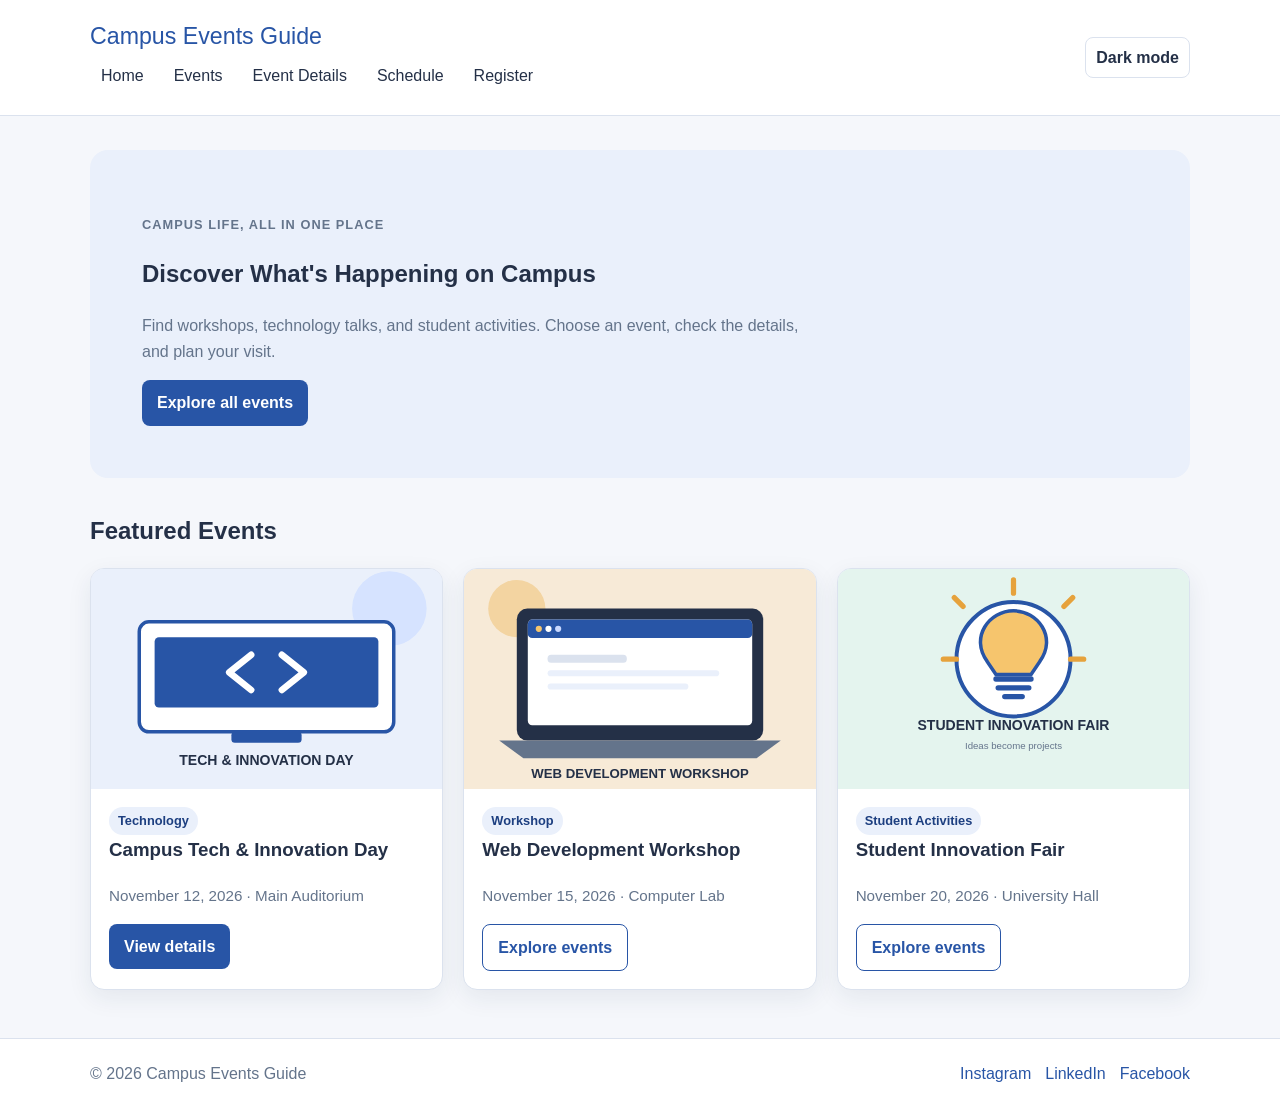
<file: index.html>
<!DOCTYPE html>
<html lang="en">
<head>
    <meta charset="UTF-8">
    <meta name="viewport" content="width=device-width, initial-scale=1.0">
    <title>Campus Events Guide | Home</title>
    <link rel="stylesheet" href="style.css">
</head>
<body>

<header class="site-header">
    <div class="header-inner">
        <div>
            <p class="site-name">Campus Events Guide</p>
            <nav class="site-nav" aria-label="Main navigation">
                <a href="index.html">Home</a>
                <a href="events.html">Events</a>
                <a href="event-details.html">Event Details</a>
                <a href="schedule.html">Schedule</a>
                <a href="registration.html">Register</a>
            </nav>
        </div>
        <div class="theme-area">
            <input class="theme-toggle" type="checkbox" id="dark-mode">
            <label class="theme-toggle-label" for="dark-mode">Dark mode</label>
        </div>
    </div>
</header>

<main>

    <section class="hero">
        <p class="eyebrow">Campus life, all in one place</p>
        <h1>Discover What's Happening on Campus</h1>
        <p>Find workshops, technology talks, and student activities. Choose an event, check the details, and plan your visit.</p>
        <a class="button" href="events.html">Explore all events</a>
    </section>

    <section aria-labelledby="featured-heading">
        <h2 class="section-heading" id="featured-heading">Featured Events</h2>
        <div class="event-grid">
            <article class="event-card">
                <img src="assets/tech-day.svg" alt="Students sharing technology ideas at a campus event">
                <div class="card-body">
                    <span class="category">Technology</span>
                    <h3>Campus Tech &amp; Innovation Day</h3>
                    <p class="event-meta">November 12, 2026 · Main Auditorium</p>
                    <a class="button" href="event-details.html">View details</a>
                </div>
            </article>

            <article class="event-card">
                <img src="assets/web-workshop.svg" alt="Laptop with a simple webpage on its screen">
                <div class="card-body">
                    <span class="category">Workshop</span>
                    <h3>Web Development Workshop</h3>
                    <p class="event-meta">November 15, 2026 · Computer Lab</p>
                    <a class="button button-secondary" href="events.html">Explore events</a>
                </div>
            </article>

            <article class="event-card">
                <img src="assets/innovation-fair.svg" alt="Light bulb representing student ideas and innovation">
                <div class="card-body">
                    <span class="category">Student Activities</span>
                    <h3>Student Innovation Fair</h3>
                    <p class="event-meta">November 20, 2026 · University Hall</p>
                    <a class="button button-secondary" href="events.html">Explore events</a>
                </div>
            </article>
        </div>
    </section>

</main>

<footer class="site-footer">
    <div class="footer-inner">
        <p>&copy; 2026 Campus Events Guide</p>
        <div class="social-links" aria-label="Social links">
            <a href="https://www.instagram.com/">Instagram</a>
            <a href="https://www.linkedin.com/">LinkedIn</a>
            <a href="https://www.facebook.com/">Facebook</a>
        </div>
    </div>
</footer>

</body>
</html>
</file>
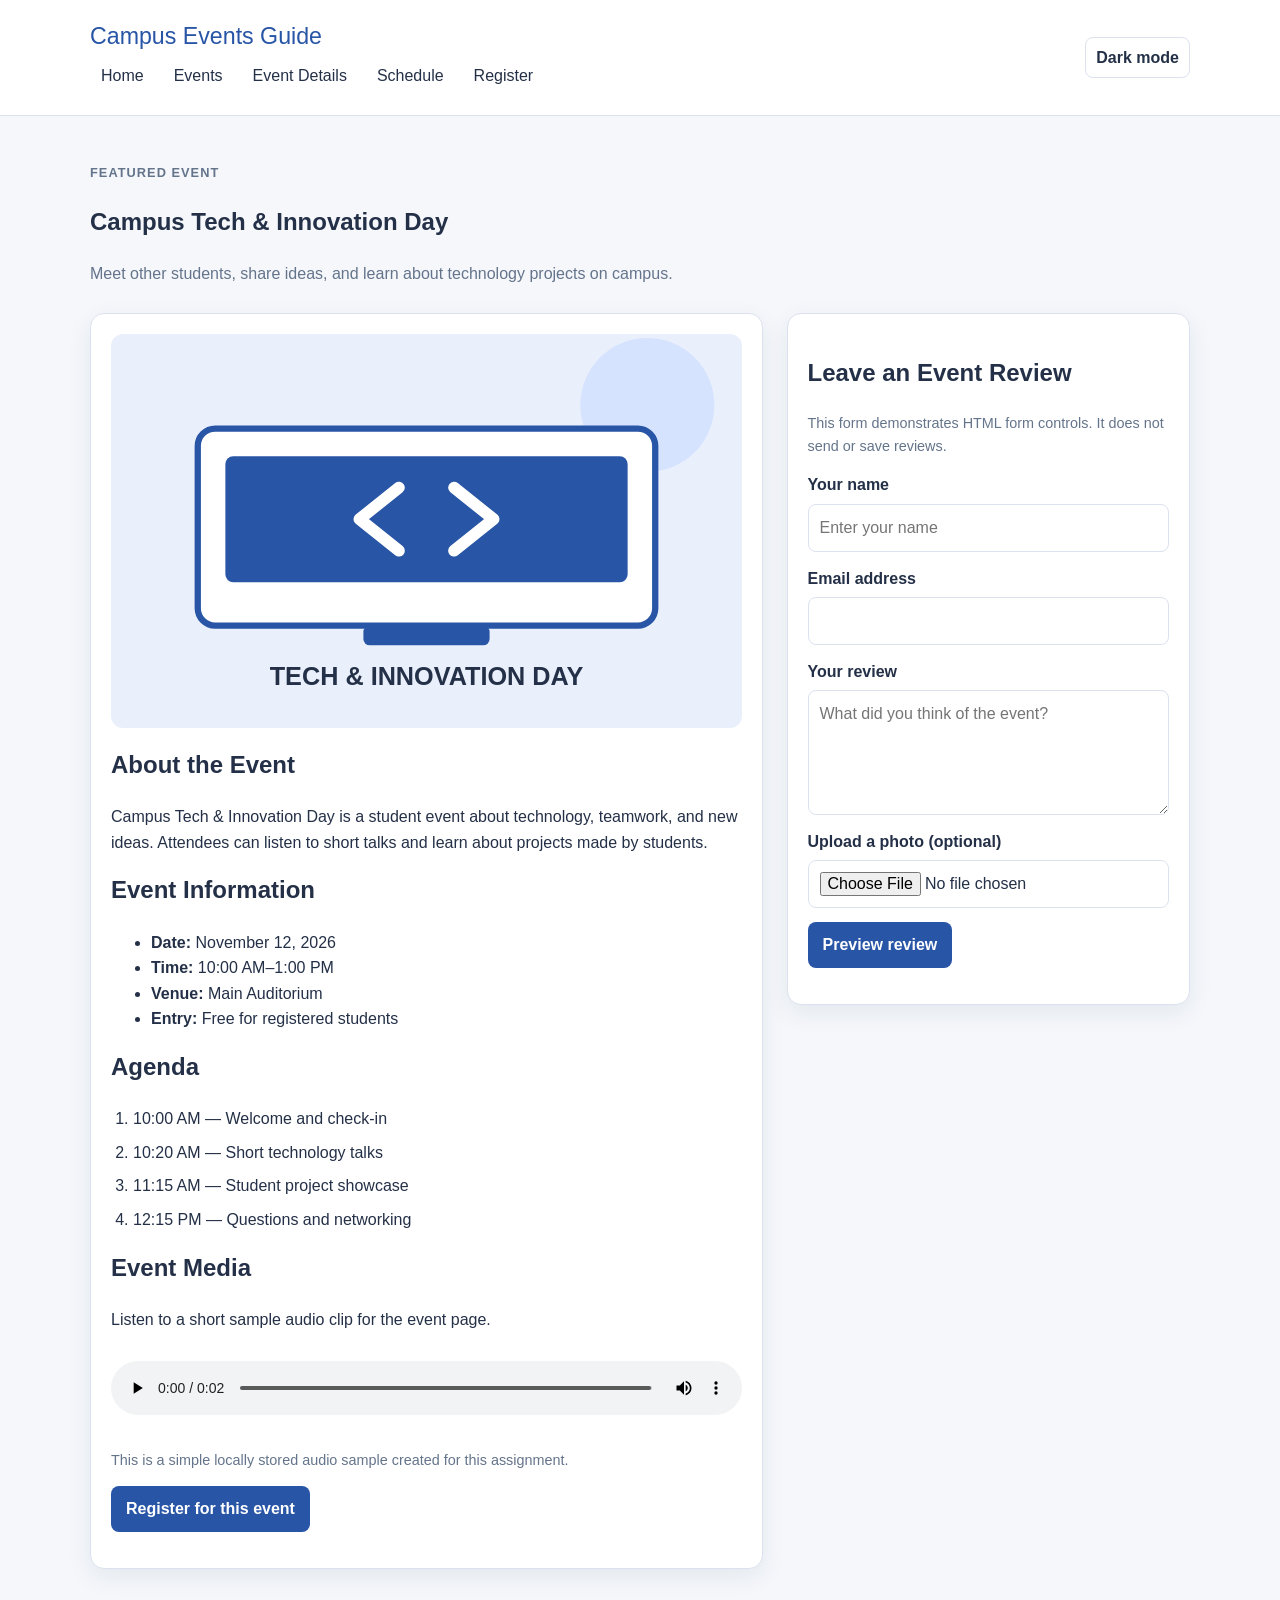
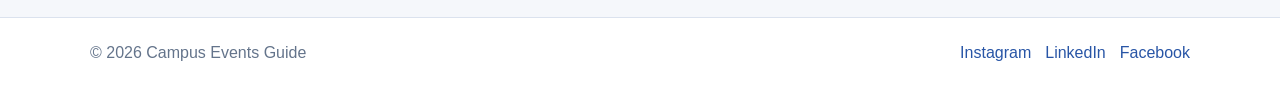
<file: event-details.html>
<!DOCTYPE html>
<html lang="en">
<head>
    <meta charset="UTF-8">
    <meta name="viewport" content="width=device-width, initial-scale=1.0">
    <title>Campus Events Guide | Event Details</title>
    <link rel="stylesheet" href="style.css">
</head>
<body>

<header class="site-header">
    <div class="header-inner">
        <div>
            <p class="site-name">Campus Events Guide</p>
            <nav class="site-nav" aria-label="Main navigation">
                <a href="index.html">Home</a>
                <a href="events.html">Events</a>
                <a href="event-details.html">Event Details</a>
                <a href="schedule.html">Schedule</a>
                <a href="registration.html">Register</a>
            </nav>
        </div>

        <div class="theme-area">
            <input class="theme-toggle" type="checkbox" id="dark-mode">
            <label class="theme-toggle-label" for="dark-mode">Dark mode</label>
        </div>
    </div>
</header>

<main>
    <section class="page-intro">
        <p class="eyebrow">Featured event</p>
        <h1>Campus Tech &amp; Innovation Day</h1>
        <p>Meet other students, share ideas, and learn about technology projects on campus.</p>
    </section>

    <div class="two-column">
        <section class="content-card">
            <img class="detail-poster"
                 src="assets/tech-day.svg"
                 alt="Campus Tech and Innovation Day event illustration">

            <h2>About the Event</h2>
            <p>
                Campus Tech &amp; Innovation Day is a student event about
                technology, teamwork, and new ideas. Attendees can listen
                to short talks and learn about projects made by students.
            </p>

            <h2>Event Information</h2>
            <ul>
                <li><strong>Date:</strong> November 12, 2026</li>
                <li><strong>Time:</strong> 10:00 AM–1:00 PM</li>
                <li><strong>Venue:</strong> Main Auditorium</li>
                <li><strong>Entry:</strong> Free for registered students</li>
            </ul>

            <h2>Agenda</h2>
            <ol class="agenda-list">
                <li>10:00 AM — Welcome and check-in</li>
                <li>10:20 AM — Short technology talks</li>
                <li>11:15 AM — Student project showcase</li>
                <li>12:15 PM — Questions and networking</li>
            </ol>

            <h2>Event Media</h2>
            <p>Listen to a short sample audio clip for the event page.</p>

            <audio class="media-player" controls>
                <source src="assets/event-intro.wav" type="audio/wav">
                Your browser does not support the audio element.
            </audio>

            <p class="muted">
                This is a simple locally stored audio sample created
                for this assignment.
            </p>

            <p class="spaced-field">
                <a class="button" href="registration.html">
                    Register for this event
                </a>
            </p>
        </section>

        <aside class="form-card">
            <h2>Leave an Event Review</h2>
            <p class="muted">
                This form demonstrates HTML form controls.
                It does not send or save reviews.
            </p>

            <form action="#" method="get">
                <div class="form-field">
                    <label for="review-name">Your name</label>
                    <input type="text"
                           id="review-name"
                           name="review-name"
                           required
                           maxlength="60"
                           placeholder="Enter your name">
                </div>

                <div class="form-field spaced-field">
                    <label for="review-email">Email address</label>
                    <input type="email"
                           id="review-email"
                           name="review-email"
                           required>
                </div>

                <div class="form-field spaced-field">
                    <label for="review-rating">Your review</label>
                    <textarea id="review-rating"
                              name="review-rating"
                              rows="4"
                              required
                              maxlength="400"
                              placeholder="What did you think of the event?"></textarea>
                </div>

                <div class="form-field spaced-field">
                    <label for="review-file">Upload a photo (optional)</label>
                    <input type="file"
                           id="review-file"
                           name="review-file"
                           accept="image/*">
                </div>

                <p class="spaced-field">
                    <button type="submit">Preview review</button>
                </p>
            </form>
        </aside>
    </div>
</main>

<footer class="site-footer">
    <div class="footer-inner">
        <p>&copy; 2026 Campus Events Guide</p>

        <div class="social-links" aria-label="Social links">
            <a href="https://www.instagram.com/">Instagram</a>
            <a href="https://www.linkedin.com/">LinkedIn</a>
            <a href="https://www.facebook.com/">Facebook</a>
        </div>
    </div>
</footer>

</body>
</html>
</file>
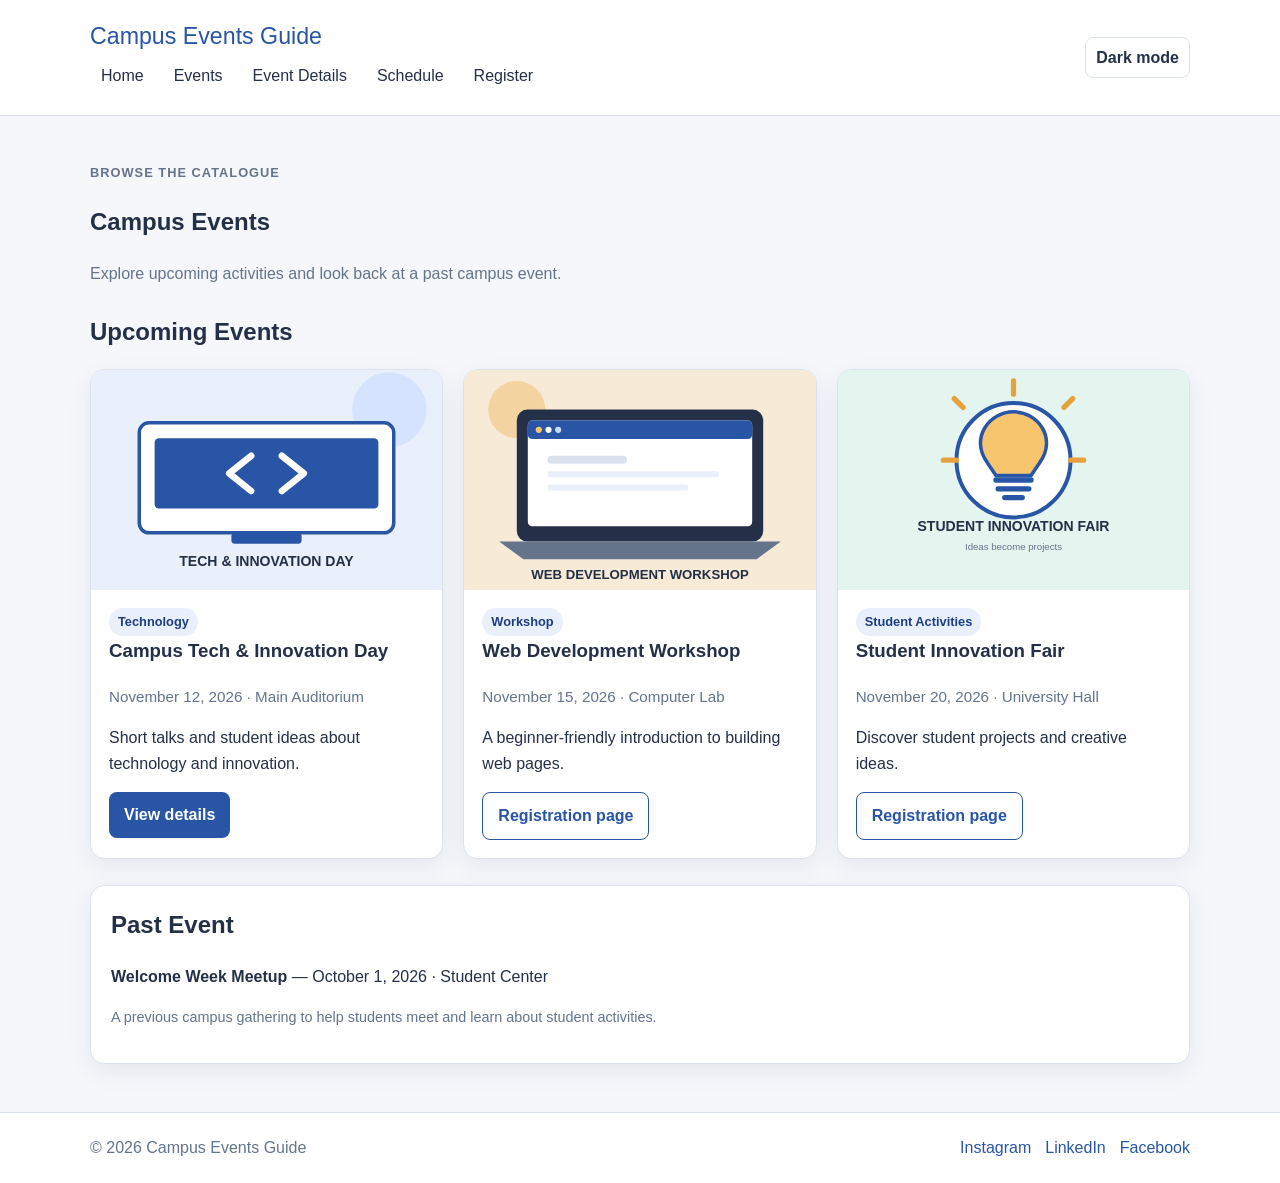
<file: events.html>
<!DOCTYPE html>
<html lang="en">
<head>
    <meta charset="UTF-8">
    <meta name="viewport" content="width=device-width, initial-scale=1.0">
    <title>Campus Events Guide | Events</title>
    <link rel="stylesheet" href="style.css">
</head>
<body>

<header class="site-header">
    <div class="header-inner">
        <div>
            <p class="site-name">Campus Events Guide</p>
            <nav class="site-nav" aria-label="Main navigation">
                <a href="index.html">Home</a>
                <a href="events.html">Events</a>
                <a href="event-details.html">Event Details</a>
                <a href="schedule.html">Schedule</a>
                <a href="registration.html">Register</a>
            </nav>
        </div>
        <div class="theme-area">
            <input class="theme-toggle" type="checkbox" id="dark-mode">
            <label class="theme-toggle-label" for="dark-mode">Dark mode</label>
        </div>
    </div>
</header>

<main>

    <section class="page-intro">
        <p class="eyebrow">Browse the catalogue</p>
        <h1>Campus Events</h1>
        <p>Explore upcoming activities and look back at a past campus event.</p>
    </section>

    <section aria-labelledby="upcoming-heading">
        <h2 class="section-heading" id="upcoming-heading">Upcoming Events</h2>
        <div class="event-grid">
            <article class="event-card">
                <img src="assets/tech-day.svg" alt="Students sharing technology ideas at a campus event">
                <div class="card-body">
                    <span class="category">Technology</span>
                    <h3>Campus Tech &amp; Innovation Day</h3>
                    <p class="event-meta">November 12, 2026 · Main Auditorium</p>
                    <p>Short talks and student ideas about technology and innovation.</p>
                    <a class="button" href="event-details.html">View details</a>
                </div>
            </article>
            <article class="event-card">
                <img src="assets/web-workshop.svg" alt="Laptop showing a webpage">
                <div class="card-body">
                    <span class="category">Workshop</span>
                    <h3>Web Development Workshop</h3>
                    <p class="event-meta">November 15, 2026 · Computer Lab</p>
                    <p>A beginner-friendly introduction to building web pages.</p>
                    <a class="button button-secondary" href="registration.html">Registration page</a>
                </div>
            </article>
            <article class="event-card">
                <img src="assets/innovation-fair.svg" alt="Light bulb representing student ideas">
                <div class="card-body">
                    <span class="category">Student Activities</span>
                    <h3>Student Innovation Fair</h3>
                    <p class="event-meta">November 20, 2026 · University Hall</p>
                    <p>Discover student projects and creative ideas.</p>
                    <a class="button button-secondary" href="registration.html">Registration page</a>
                </div>
            </article>
        </div>
    </section>

    
    <section class="content-card spaced-section" aria-labelledby="past-heading">
        <h2 id="past-heading">Past Event</h2>
        <p>
            <strong>Welcome Week Meetup</strong> —
            October 1, 2026 · Student Center
        </p>
            <p class="muted">
              A previous campus gathering to help students meet
              and learn about student activities.
    </p>
</section>


</main>

<footer class="site-footer">
    <div class="footer-inner">
        <p>&copy; 2026 Campus Events Guide</p>
        <div class="social-links" aria-label="Social links">
            <a href="https://www.instagram.com/">Instagram</a>
            <a href="https://www.linkedin.com/">LinkedIn</a>
            <a href="https://www.facebook.com/">Facebook</a>
        </div>
    </div>
</footer>

</body>
</html>
</file>
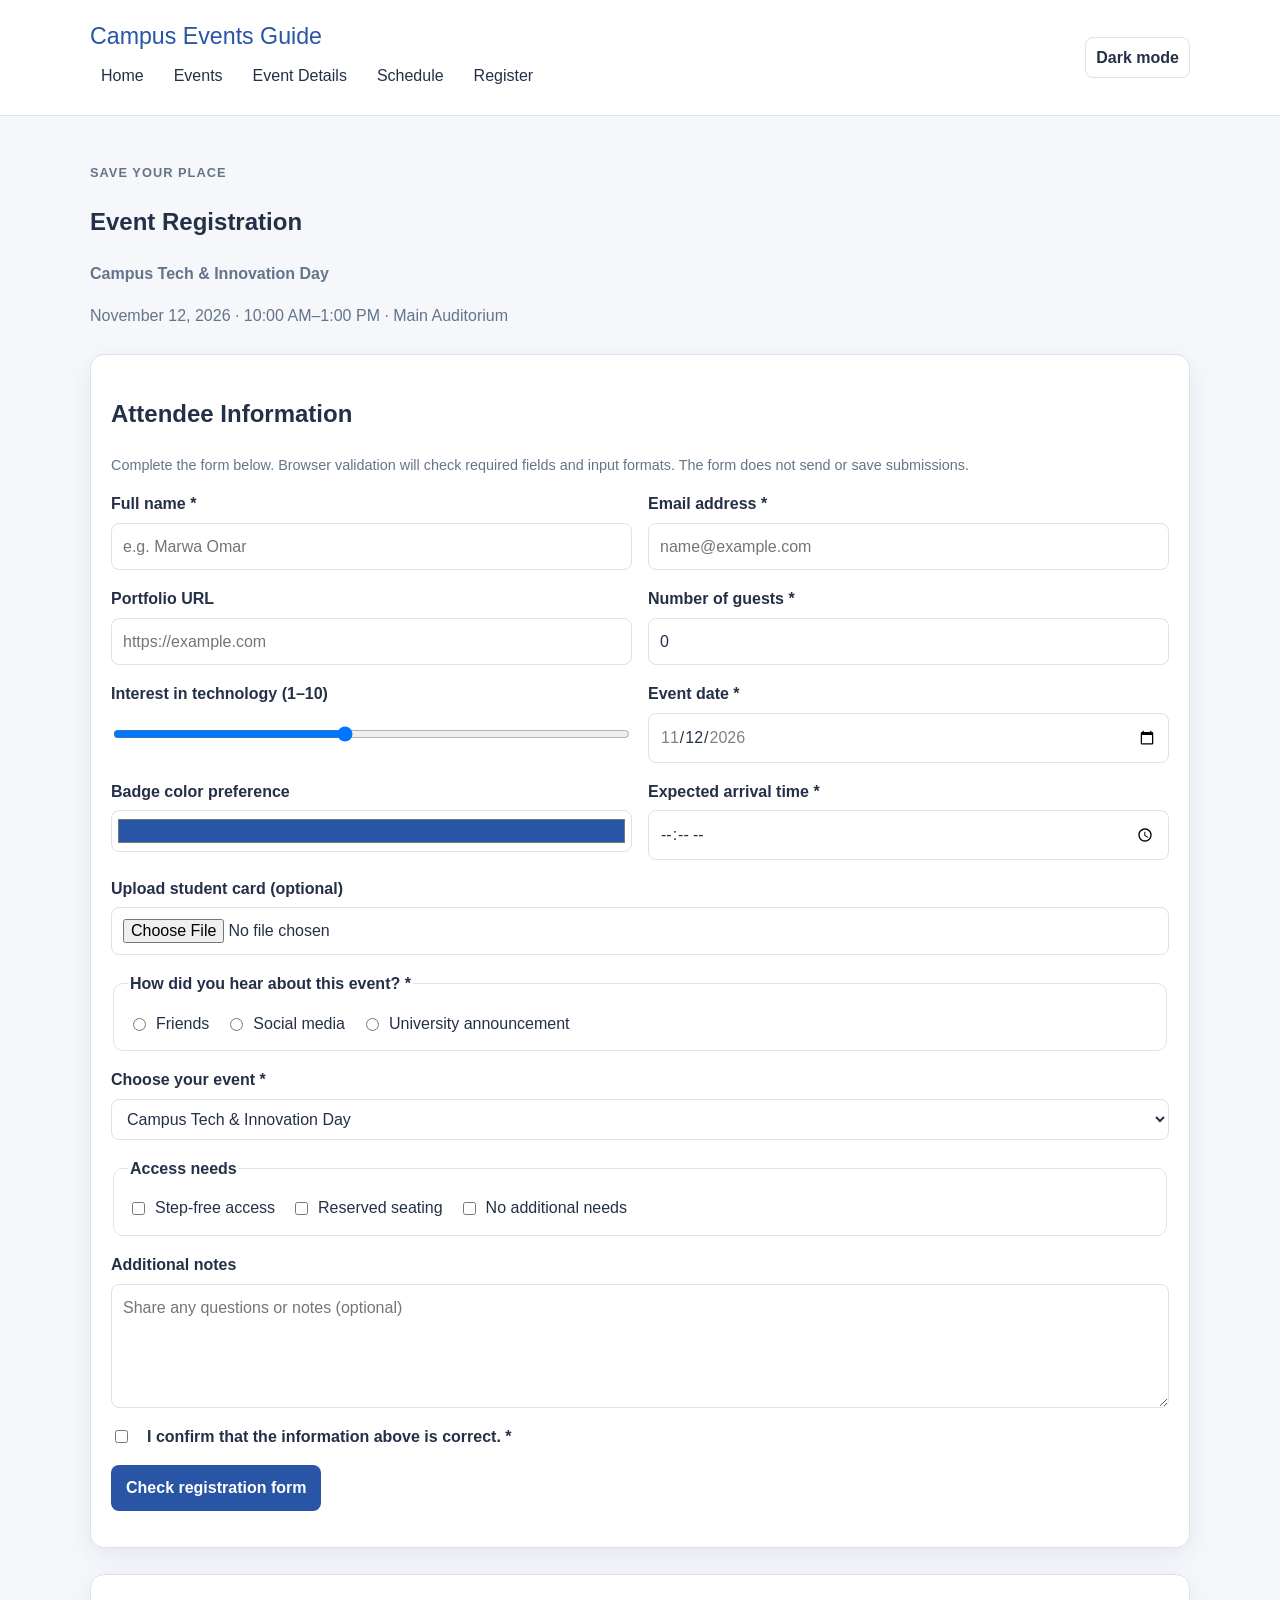
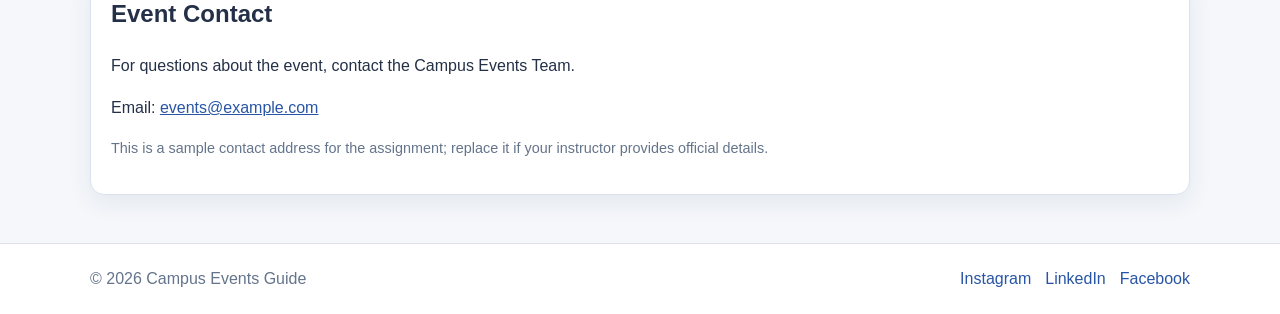
<file: registration.html>
<!DOCTYPE html>
<html lang="en">
<head>
    <meta charset="UTF-8">
    <meta name="viewport" content="width=device-width, initial-scale=1.0">
    <title>Campus Events Guide | Registration</title>
    <link rel="stylesheet" href="style.css">
</head>
<body>

<header class="site-header">
    <div class="header-inner">
        <div>
            <p class="site-name">Campus Events Guide</p>
            <nav class="site-nav" aria-label="Main navigation">
                <a href="index.html">Home</a>
                <a href="events.html">Events</a>
                <a href="event-details.html">Event Details</a>
                <a href="schedule.html">Schedule</a>
                <a href="registration.html">Register</a>
            </nav>
        </div>
        <div class="theme-area">
            <input class="theme-toggle" type="checkbox" id="dark-mode">
            <label class="theme-toggle-label" for="dark-mode">Dark mode</label>
        </div>
    </div>
</header>

<main>

    <section class="page-intro">
        <p class="eyebrow">Save your place</p>
        <h1>Event Registration</h1>
        <p><strong>Campus Tech &amp; Innovation Day</strong></p>
        <p>November 12, 2026 · 10:00 AM–1:00 PM · Main Auditorium</p>
    </section>

    <section class="form-card">
        <h2>Attendee Information</h2>
        <p class="muted">Complete the form below. Browser validation will check required fields and input formats. The form does not send or save submissions.</p>

        <form action="#" method="get">
            <div class="form-grid">
                <div class="form-field">
                    <label for="attendee-name">Full name *</label>
                    <input type="text" id="attendee-name" name="attendee-name" required maxlength="60" pattern="[A-Za-z][A-Za-z .'-]{1,59}" placeholder="e.g. Marwa Omar">
                </div>

                <div class="form-field">
                    <label for="attendee-email">Email address *</label>
                    <input type="email" id="attendee-email" name="attendee-email" required maxlength="100" placeholder="name@example.com">
                </div>

                <div class="form-field">
                    <label for="portfolio">Portfolio URL</label>
                    <input type="url" id="portfolio" name="portfolio" placeholder="https://example.com">
                </div>

                <div class="form-field">
                    <label for="guest-count">Number of guests *</label>
                    <input type="number" id="guest-count" name="guest-count" min="0" max="3" value="0" required>
                </div>

                <div class="form-field">
                    <label for="interest">Interest in technology (1–10)</label>
                    <input type="range" id="interest" name="interest" min="1" max="10" value="5">
                </div>

                <div class="form-field">
                    <label for="event-date">Event date *</label>
                    <input type="date" id="event-date" name="event-date" value="2026-11-12" min="2026-11-12" max="2026-11-12" required>
                </div>

                <div class="form-field">
                    <label for="badge-color">Badge color preference</label>
                    <input type="color" id="badge-color" name="badge-color" value="#2855a6">
                </div>

                <div class="form-field">
                    <label for="arrival-time">Expected arrival time *</label>
                    <input type="time" id="arrival-time" name="arrival-time" min="09:30" max="12:00" required>
                </div>

                <div class="form-field full-width">
                    <label for="student-card">Upload student card (optional)</label>
                    <input type="file" id="student-card" name="student-card" accept="image/*,.pdf">
                </div>

                <fieldset class="form-field full-width">
                    <legend>How did you hear about this event? *</legend>
                    <div class="choice-row">
                        <label><input type="radio" name="source" value="friends" required> Friends</label>
                        <label><input type="radio" name="source" value="social-media"> Social media</label>
                        <label><input type="radio" name="source" value="university"> University announcement</label>
                    </div>
                </fieldset>

                <div class="form-field full-width">
                    <label for="event-choice">Choose your event *</label>
                    <select id="event-choice" name="event-choice" required>
                        <option value="">Select an event</option>
                        <option value="tech-day" selected>Campus Tech &amp; Innovation Day</option>
                        <option value="web-workshop">Web Development Workshop</option>
                        <option value="innovation-fair">Student Innovation Fair</option>
                    </select>
                </div>

                <fieldset class="form-field full-width">
                    <legend>Access needs</legend>
                    <div class="choice-row">
                        <label><input type="checkbox" name="access-needs" value="step-free"> Step-free access</label>
                        <label><input type="checkbox" name="access-needs" value="reserved-seat"> Reserved seating</label>
                        <label><input type="checkbox" name="access-needs" value="none"> No additional needs</label>
                    </div>
                </fieldset>

                <div class="form-field full-width">
                    <label for="notes">Additional notes</label>
                    <textarea id="notes" name="notes" rows="4" maxlength="300" placeholder="Share any questions or notes (optional)"></textarea>
                </div>

                <div class="form-field full-width">
                    <label class="choice-row"><input type="checkbox" name="confirm" value="yes" required> I confirm that the information above is correct. *</label>
                </div>
            </div>

            <p><button type="submit">Check registration form</button></p>
        </form>
    </section>

    <section class="content-card spaced-section">
        <h2>Event Contact</h2>
        <p>For questions about the event, contact the Campus Events Team.</p>
        <p>Email: <a href="mailto:events@example.com">events@example.com</a></p>
        <p class="muted">This is a sample contact address for the assignment; replace it if your instructor provides official details.</p>
    </section>

</main>

<footer class="site-footer">
    <div class="footer-inner">
        <p>&copy; 2026 Campus Events Guide</p>
        <div class="social-links" aria-label="Social links">
            <a href="https://www.instagram.com/">Instagram</a>
            <a href="https://www.linkedin.com/">LinkedIn</a>
            <a href="https://www.facebook.com/">Facebook</a>
        </div>
    </div>
</footer>

</body>
</html>
</file>
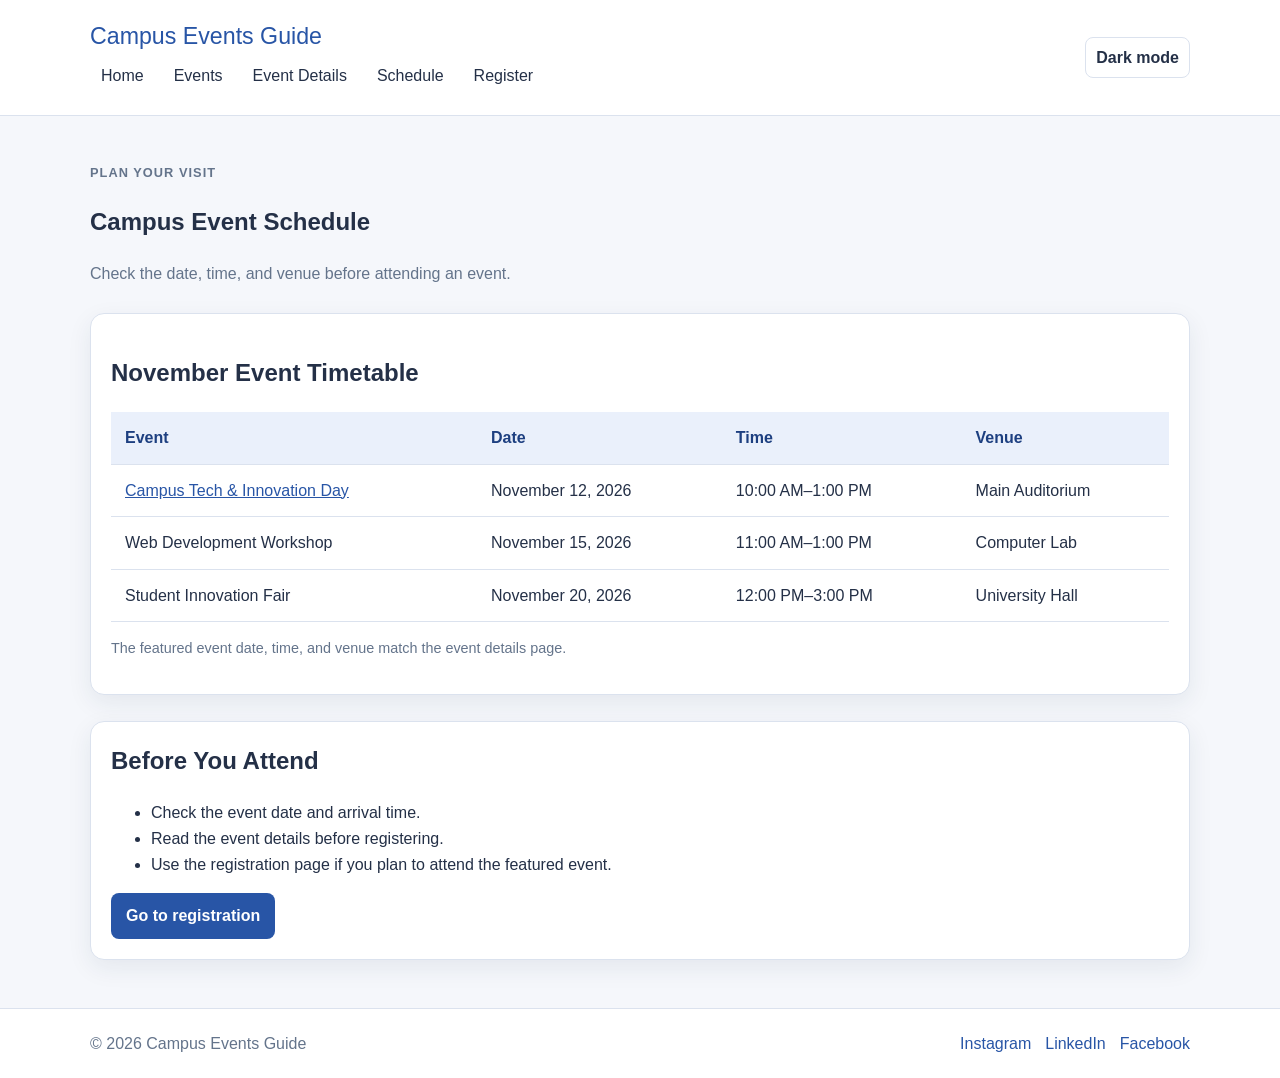
<file: schedule.html>
<!DOCTYPE html>
<html lang="en">
<head>
    <meta charset="UTF-8">
    <meta name="viewport" content="width=device-width, initial-scale=1.0">
    <title>Campus Events Guide | Schedule</title>
    <link rel="stylesheet" href="style.css">
</head>
<body>

<header class="site-header">
    <div class="header-inner">
        <div>
            <p class="site-name">Campus Events Guide</p>
            <nav class="site-nav" aria-label="Main navigation">
                <a href="index.html">Home</a>
                <a href="events.html">Events</a>
                <a href="event-details.html">Event Details</a>
                <a href="schedule.html">Schedule</a>
                <a href="registration.html">Register</a>
            </nav>
        </div>
        <div class="theme-area">
            <input class="theme-toggle" type="checkbox" id="dark-mode">
            <label class="theme-toggle-label" for="dark-mode">Dark mode</label>
        </div>
    </div>
</header>

<main>

    <section class="page-intro">
        <p class="eyebrow">Plan your visit</p>
        <h1>Campus Event Schedule</h1>
        <p>Check the date, time, and venue before attending an event.</p>
    </section>

    <section class="table-card" aria-labelledby="schedule-heading">
        <h2 id="schedule-heading">November Event Timetable</h2>
        <div class="table-wrapper">
            <table>
                <thead>
                    <tr>
                        <th scope="col">Event</th>
                        <th scope="col">Date</th>
                        <th scope="col">Time</th>
                        <th scope="col">Venue</th>
                    </tr>
                </thead>
                <tbody>
                    <tr>
                        <td><a href="event-details.html">Campus Tech &amp; Innovation Day</a></td>
                        <td>November 12, 2026</td>
                        <td>10:00 AM–1:00 PM</td>
                        <td>Main Auditorium</td>
                    </tr>
                    <tr>
                        <td>Web Development Workshop</td>
                        <td>November 15, 2026</td>
                        <td>11:00 AM–1:00 PM</td>
                        <td>Computer Lab</td>
                    </tr>
                    <tr>
                        <td>Student Innovation Fair</td>
                        <td>November 20, 2026</td>
                        <td>12:00 PM–3:00 PM</td>
                        <td>University Hall</td>
                    </tr>
                </tbody>
            </table>
        </div>
        <p class="muted">The featured event date, time, and venue match the event details page.</p>
    </section>

    <section class="content-card spaced-section">
        <h2>Before You Attend</h2>
        <ul>
            <li>Check the event date and arrival time.</li>
            <li>Read the event details before registering.</li>
            <li>Use the registration page if you plan to attend the featured event.</li>
        </ul>
        <a class="button" href="registration.html">Go to registration</a>
    </section>

</main>

<footer class="site-footer">
    <div class="footer-inner">
        <p>&copy; 2026 Campus Events Guide</p>
        <div class="social-links" aria-label="Social links">
            <a href="https://www.instagram.com/">Instagram</a>
            <a href="https://www.linkedin.com/">LinkedIn</a>
            <a href="https://www.facebook.com/">Facebook</a>
        </div>
    </div>
</footer>

</body>
</html>
</file>
<file: style.css>
:root {
    --color-bg: #f5f7fb;
    --color-surface: #ffffff;
    --color-text: #243047;
    --color-muted: #64748b;
    --color-primary: #2855a6;
    --color-primary-dark: #1d3f80;
    --color-accent: #e6a23c;
    --color-border: #dbe2ee;
    --color-soft: #eaf0fb;
    --shadow: 0 8px 24px rgba(31, 48, 79, 0.08);
}

* {
    box-sizing: border-box;
}

html {
    scroll-behavior: smooth;
}

body {
    margin: 0;
    font-family: Arial, Helvetica, sans-serif;
    line-height: 1.6;
    background: var(--color-bg);
    color: var(--color-text);
}

a {
    color: var(--color-primary);
}

a:focus-visible,
button:focus-visible,
input:focus-visible,
select:focus-visible,
textarea:focus-visible {
    outline: 3px solid var(--color-accent);
    outline-offset: 3px;
}

.site-header {
    background: var(--color-surface);
    border-bottom: 1px solid var(--color-border);
}

.header-inner,
main,
.footer-inner {
    width: min(1100px, 92%);
    margin: 0 auto;
}

.header-inner {
    padding: 18px 0;
    display: flex;
    align-items: center;
    justify-content: space-between;
    gap: 20px;
    flex-wrap: wrap;
}

.site-name {
    margin: 0;
    font-size: 1.45rem;
    color: var(--color-primary);
}

.site-nav {
    display: flex;
    align-items: center;
    gap: 8px;
    flex-wrap: wrap;
}

.site-nav a {
    text-decoration: none;
    color: var(--color-text);
    padding: 8px 11px;
    border-radius: 8px;
    transition: background-color 0.2s ease, color 0.2s ease;
}

.site-nav a:hover,
.site-nav a:focus-visible {
    background: var(--color-soft);
    color: var(--color-primary-dark);
}

main {
    min-height: 65vh;
    padding: 34px 0 48px;
}

.hero {
    background: var(--color-soft);
    border-radius: 18px;
    padding: clamp(24px, 5vw, 52px);
    margin-bottom: 34px;
}

.hero h2 {
    max-width: 700px;
    margin-top: 0;
    font-size: clamp(1.8rem, 4vw, 2.8rem);
    line-height: 1.15;
}

.hero p {
    max-width: 680px;
    color: var(--color-muted);
}

.eyebrow {
    color: var(--color-primary);
    font-weight: bold;
    text-transform: uppercase;
    letter-spacing: 0.08em;
    font-size: 0.8rem;
}

.section-heading {
    margin: 0 0 18px;
}

.event-grid {
    display: grid;
    grid-template-columns: repeat(3, minmax(0, 1fr));
    gap: 20px;
}

.event-card,
.content-card,
.form-card,
.table-card {
    background: var(--color-surface);
    border: 1px solid var(--color-border);
    border-radius: 14px;
    overflow: hidden;
    box-shadow: var(--shadow);
}

.event-card img {
    display: block;
    width: 100%;
    aspect-ratio: 16 / 10;
    object-fit: cover;
    background: var(--color-soft);
}

.card-body,
.content-card,
.form-card,
.table-card {
    padding: 20px;
}

.event-card .card-body {
    padding: 18px;
}

.event-card h3,
.content-card h2 {
    margin-top: 0;
}

.event-meta {
    color: var(--color-muted);
    font-size: 0.95rem;
}

.category {
    display: inline-block;
    background: var(--color-soft);
    color: var(--color-primary-dark);
    padding: 4px 9px;
    border-radius: 999px;
    font-size: 0.8rem;
    font-weight: bold;
}

.button,
button {
    display: inline-block;
    border: 0;
    border-radius: 8px;
    background: var(--color-primary);
    color: #ffffff;
    padding: 10px 15px;
    font: inherit;
    font-weight: bold;
    text-decoration: none;
    cursor: pointer;
    transition: background-color 0.2s ease, transform 0.2s ease;
}

.button:hover,
button:hover {
    background: var(--color-primary-dark);
    transform: translateY(-2px);
}

.button-secondary {
    background: transparent;
    border: 1px solid var(--color-primary);
    color: var(--color-primary);
}

.button-secondary:hover {
    color: #ffffff;
}

.page-intro {
    margin-bottom: 26px;
}

.spaced-section {
    margin-top: 26px;
}

.spaced-field {
    margin-top: 14px;
}

.page-intro h2 {
    margin-bottom: 6px;
    font-size: clamp(1.7rem, 3vw, 2.3rem);
}

.page-intro p {
    color: var(--color-muted);
    max-width: 760px;
}

.two-column {
    display: grid;
    grid-template-columns: minmax(0, 1.25fr) minmax(260px, 0.75fr);
    gap: 24px;
    align-items: start;
}

.detail-poster {
    width: 100%;
    border-radius: 12px;
    display: block;
    margin-bottom: 18px;
}

.agenda-list {
    padding-left: 22px;
}

.agenda-list li {
    margin-bottom: 8px;
}

.form-grid {
    display: grid;
    grid-template-columns: repeat(2, minmax(0, 1fr));
    gap: 16px;
}

.form-field {
    display: flex;
    flex-direction: column;
    gap: 6px;
    min-width: 0;
}

.form-field.full-width {
    grid-column: 1 / -1;
}

label,
legend {
    font-weight: bold;
}

input,
select,
textarea {
    width: 100%;
    max-width: 100%;
    border: 1px solid var(--color-border);
    border-radius: 8px;
    padding: 10px 11px;
    font: inherit;
    color: var(--color-text);
    background: var(--color-surface);
}

input[type="checkbox"],
input[type="radio"],
input[type="range"],
input[type="color"] {
    width: auto;
    max-width: none;
}

input[type="color"] {
    min-height: 42px;
    padding: 4px;
}

fieldset {
    border: 1px solid var(--color-border);
    border-radius: 10px;
    padding: 14px;
    min-width: 0;
}

.choice-row {
    display: flex;
    flex-wrap: wrap;
    gap: 16px;
    align-items: center;
}

.choice-row label {
    display: inline-flex;
    gap: 7px;
    align-items: center;
    font-weight: normal;
}

.help-text,
.muted {
    color: var(--color-muted);
    font-size: 0.9rem;
}

.table-wrapper {
    overflow-x: auto;
}

table {
    width: 100%;
    border-collapse: collapse;
    min-width: 600px;
}

th,
td {
    text-align: left;
    padding: 13px 14px;
    border-bottom: 1px solid var(--color-border);
}

th {
    background: var(--color-soft);
    color: var(--color-primary-dark);
}

tbody tr:hover {
    background: var(--color-soft);
}

.media-player {
    width: 100%;
    margin: 12px 0;
}

.site-footer {
    background: var(--color-surface);
    border-top: 1px solid var(--color-border);
}

.footer-inner {
    padding: 22px 0;
    display: flex;
    justify-content: space-between;
    align-items: center;
    flex-wrap: wrap;
    gap: 14px;
}

.social-links {
    display: flex;
    gap: 14px;
    flex-wrap: wrap;
}

.social-links a {
    text-decoration: none;
}

.site-footer p {
    margin: 0;
    color: var(--color-muted);
}

/* The hidden checkbox controls dark mode without JavaScript. */
.theme-toggle {
    position: absolute;
    opacity: 0;
    pointer-events: none;
}

.theme-toggle-label {
    display: inline-block;
    cursor: pointer;
    border: 1px solid var(--color-border);
    border-radius: 8px;
    padding: 7px 10px;
    background: var(--color-surface);
    color: var(--color-text);
    transition: background-color 0.2s ease;
}

.theme-toggle-label:hover {
    background: var(--color-soft);
}

.theme-toggle:focus-visible + .theme-toggle-label {
    outline: 3px solid var(--color-accent);
    outline-offset: 3px;
}

/* When checked, the page uses a dark palette. */
body:has(.theme-toggle:checked) {
    --color-bg: #151b2b;
    --color-surface: #202a3d;
    --color-text: #edf2fb;
    --color-muted: #b4c0d4;
    --color-primary: #9dbdff;
    --color-primary-dark: #c5d7ff;
    --color-accent: #f6c56d;
    --color-border: #3b4962;
    --color-soft: #2b3850;
    --shadow: 0 8px 24px rgba(0, 0, 0, 0.16);
}

body:has(.theme-toggle:checked) .button {
    color: #151b2b;
}

@media (max-width: 800px) {
    .event-grid {
        grid-template-columns: repeat(2, minmax(0, 1fr));
    }

    .two-column {
        grid-template-columns: 1fr;
    }

    .header-inner {
        align-items: flex-start;
    }
}

@media (max-width: 560px) {
    .header-inner,
    main,
    .footer-inner {
        width: min(100% - 28px, 1100px);
    }

    .header-inner {
        display: block;
    }

    .site-nav {
        margin-top: 12px;
        gap: 4px;
    }

    .site-nav a {
        padding: 7px 8px;
        font-size: 0.92rem;
    }

    .theme-area {
        margin-top: 12px;
    }

    main {
        padding-top: 24px;
    }

    .event-grid,
    .form-grid {
        grid-template-columns: 1fr;
    }

    .hero {
        padding: 24px;
    }

    .footer-inner {
        align-items: flex-start;
        flex-direction: column;
    }

    .form-field.full-width {
        grid-column: auto;
    }
}
</file>
